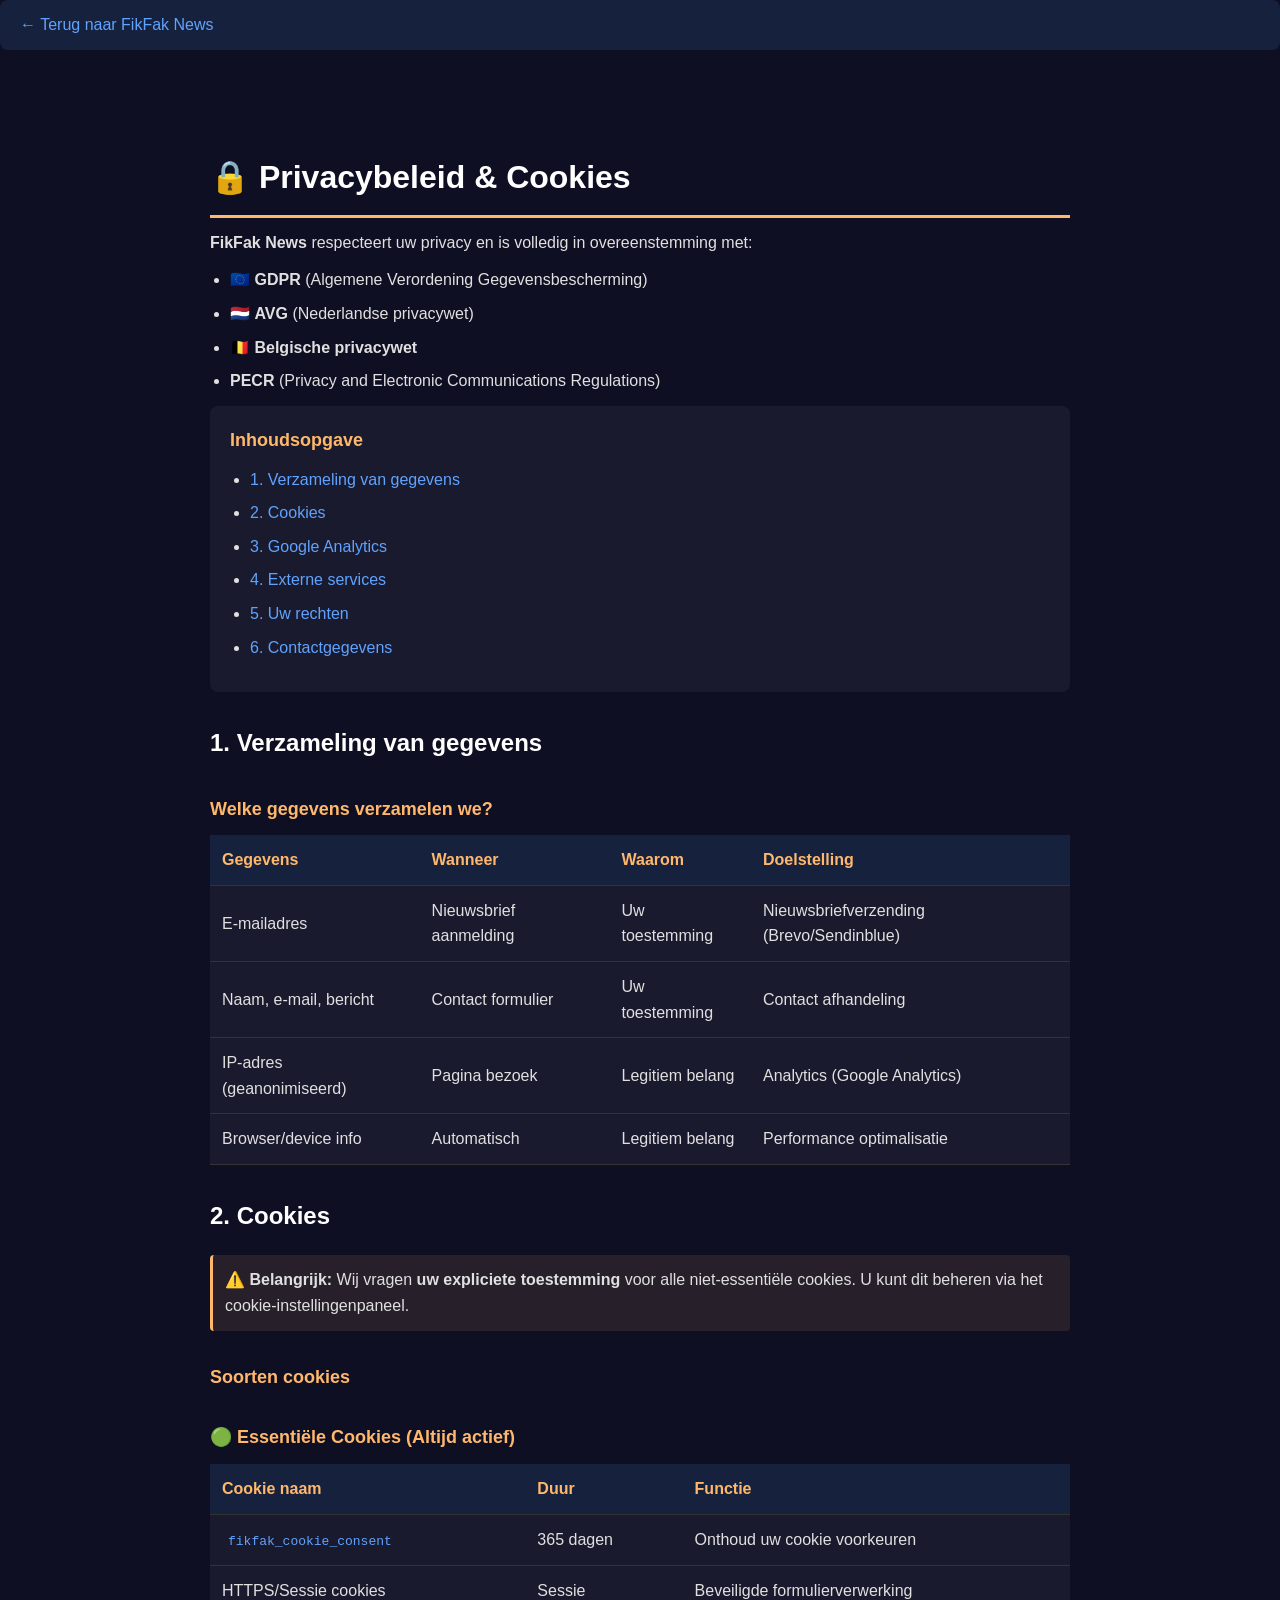
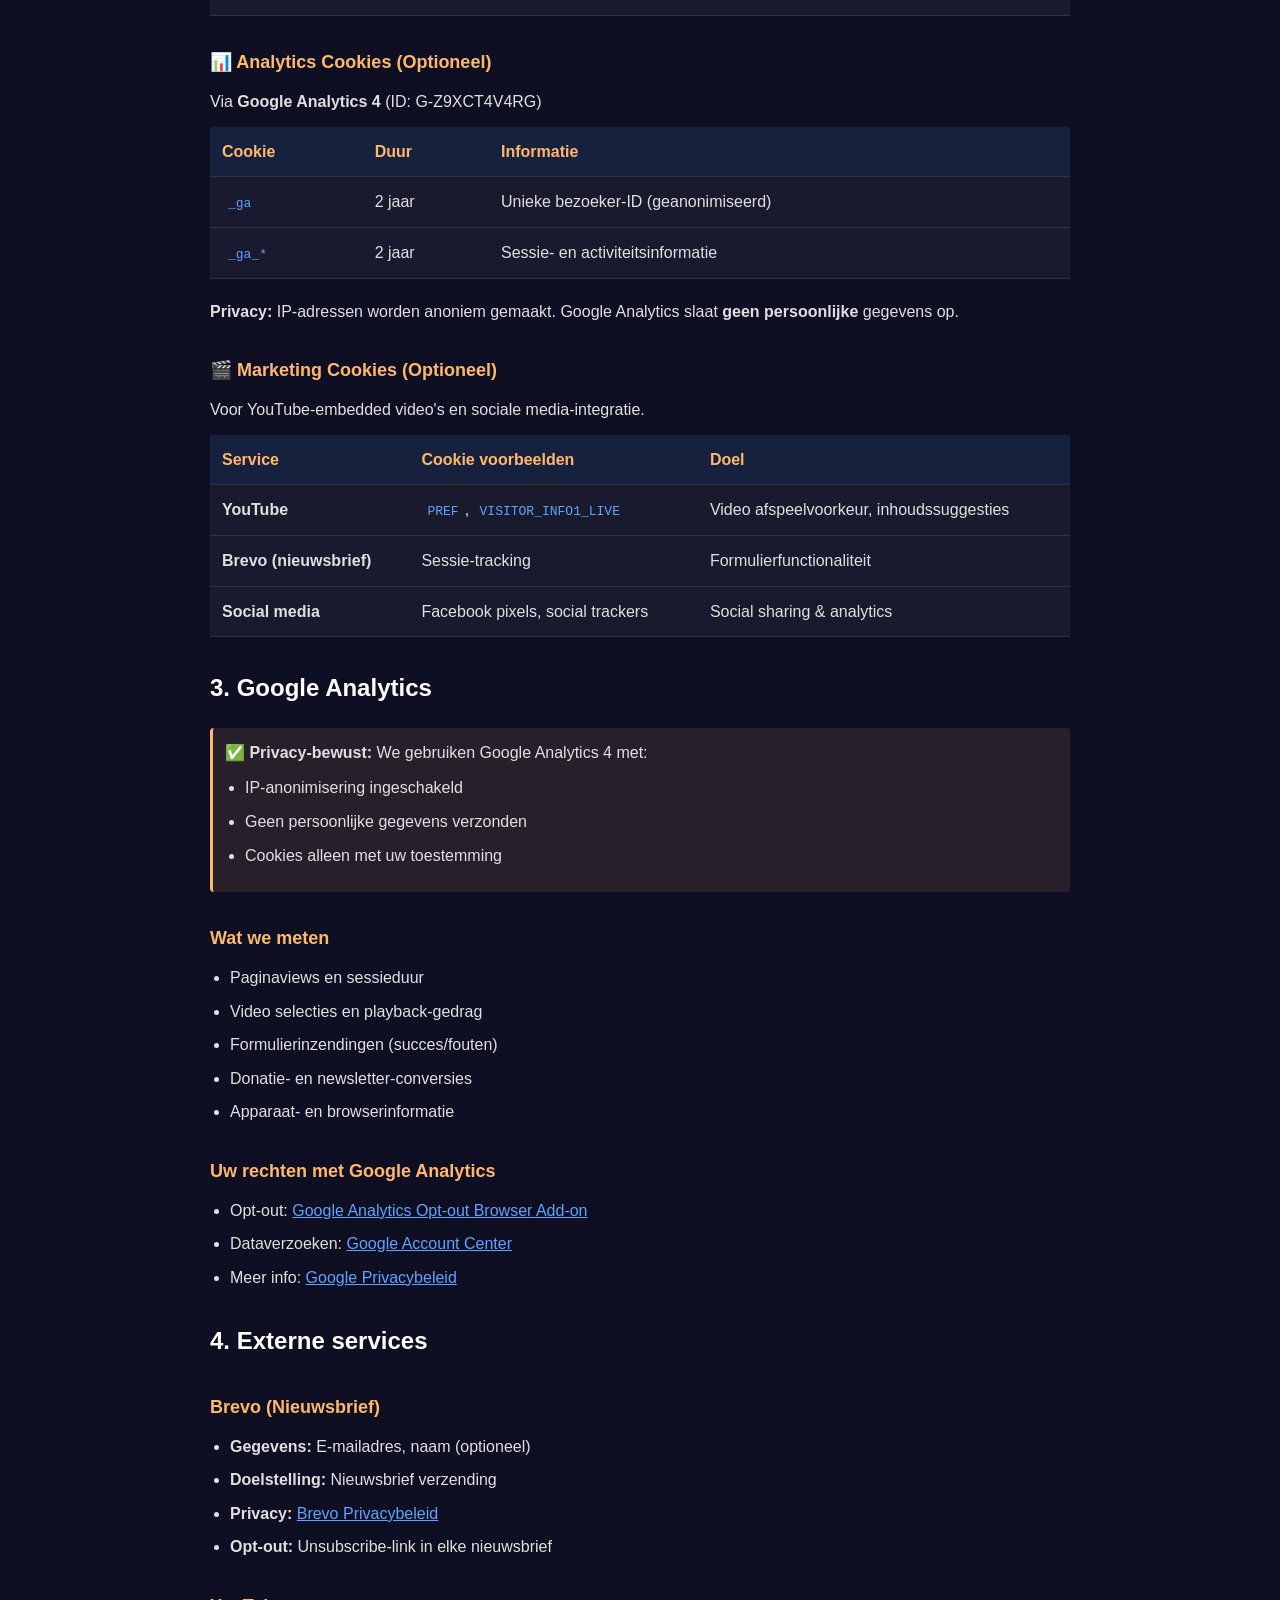
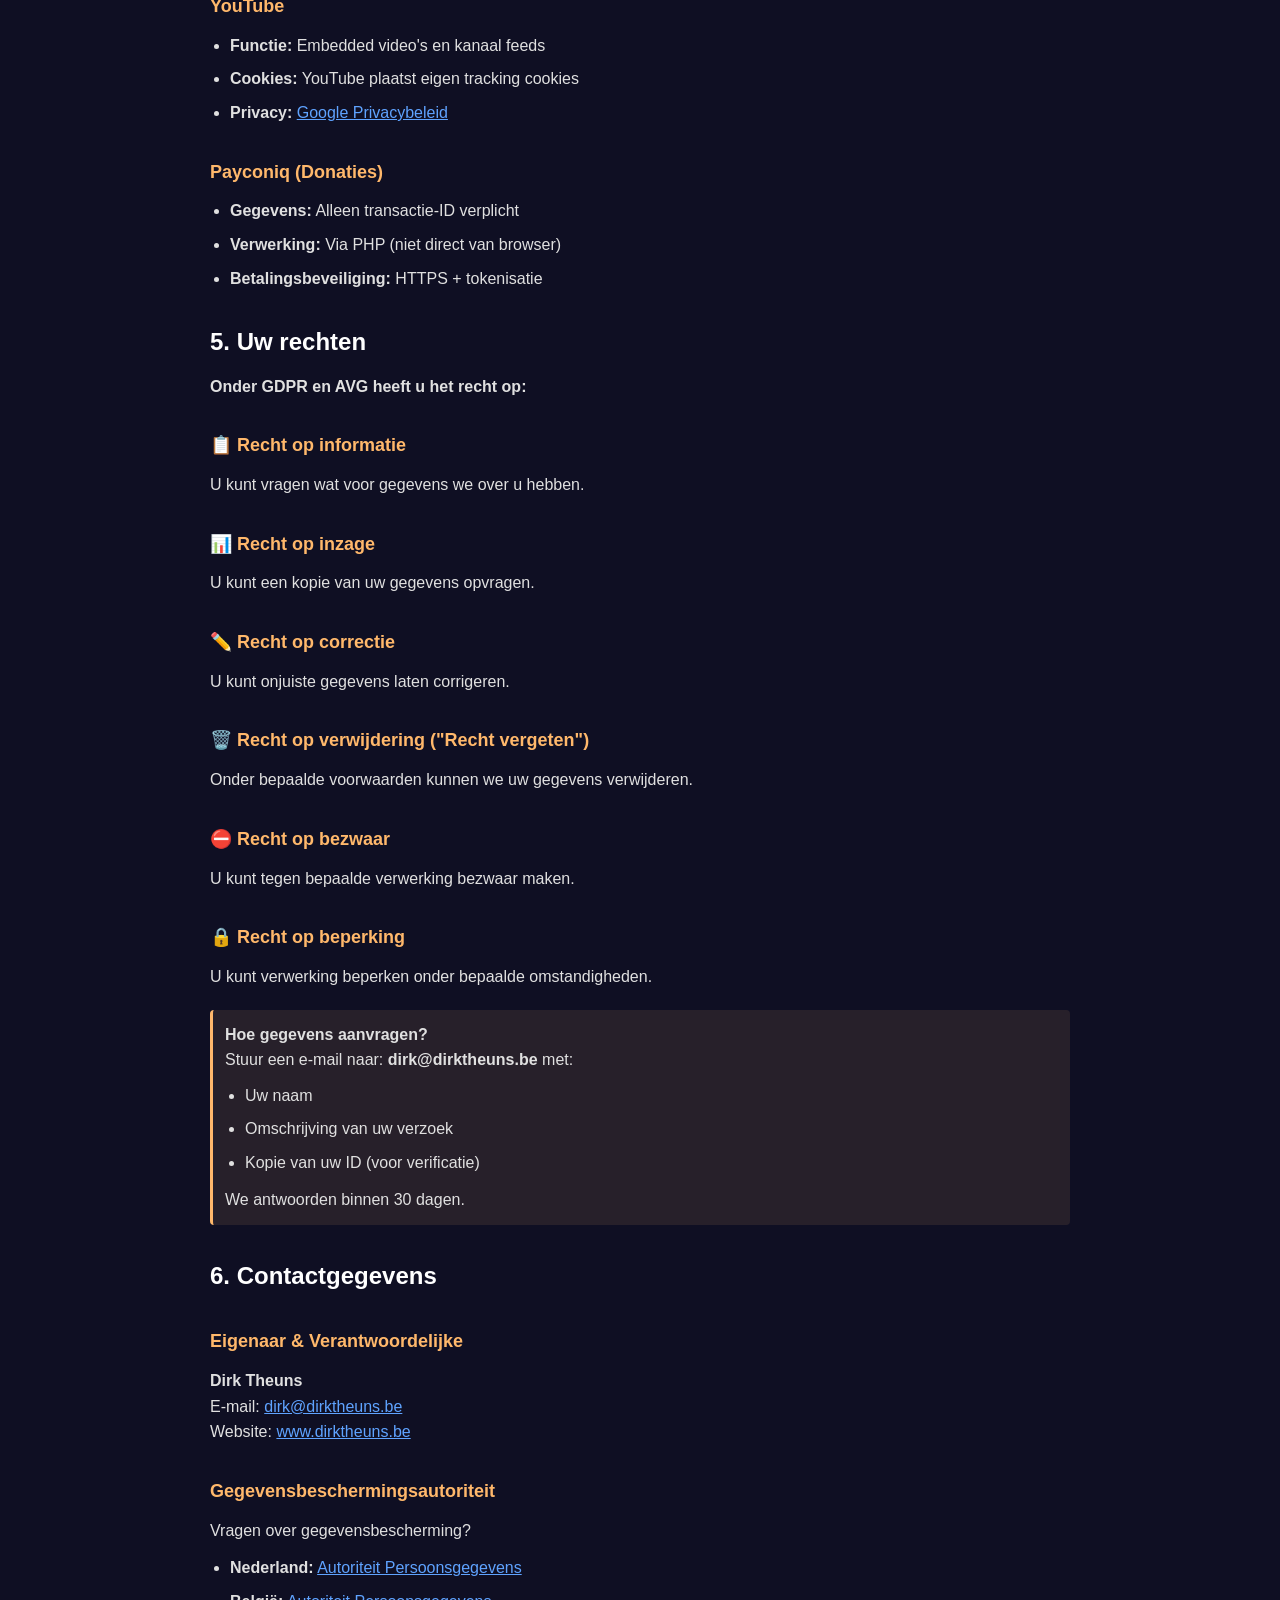
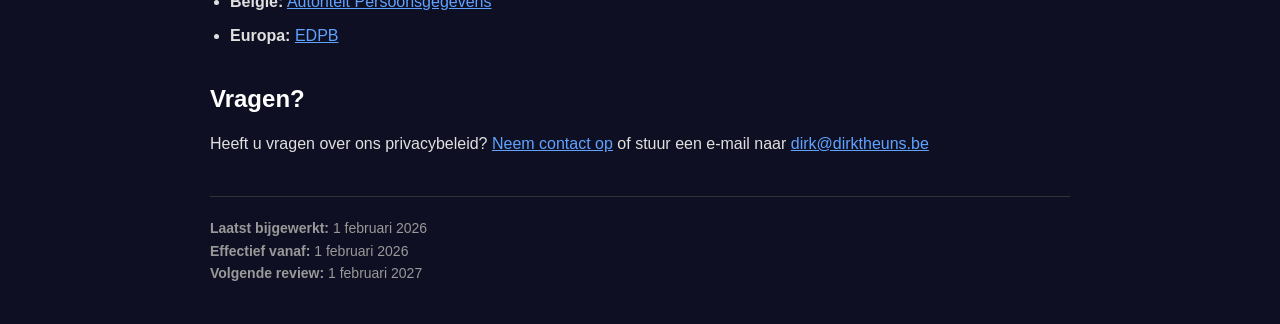
<file: privacy-policy.html>
<!doctype html>
<html lang="nl">
<head>
  <meta charset="utf-8" />
  <meta name="viewport" content="width=device-width,initial-scale=1" />
  <title>Privacybeleid — FikFak News</title>
  <meta name="description" content="Privacybeleid en cookies op FikFak News. Lees hoe we uw gegevens beschermen." />
  <meta name="robots" content="index, follow" />
  <style>
    * { margin: 0; padding: 0; box-sizing: border-box; }
    body {
      font-family: -apple-system, BlinkMacSystemFont, "Segoe UI", Roboto, sans-serif;
      background: #0f0f23;
      color: #e0e0e0;
      line-height: 1.6;
    }
    .container {
      max-width: 900px;
      margin: 0 auto;
      padding: 40px 20px;
    }
    h1, h2, h3 { color: #fff; margin-top: 32px; margin-bottom: 12px; }
    h1 { font-size: 32px; border-bottom: 3px solid #ffb86b; padding-bottom: 12px; }
    h2 { font-size: 24px; margin-top: 32px; }
    h3 { font-size: 18px; color: #ffb86b; }
    p { margin-bottom: 12px; }
    ul, ol { margin-left: 20px; margin-bottom: 12px; }
    li { margin-bottom: 8px; }
    code {
      background: #1a1a2e;
      padding: 2px 6px;
      border-radius: 4px;
      font-size: 13px;
      color: #5fa3ff;
    }
    table {
      width: 100%;
      border-collapse: collapse;
      margin-bottom: 20px;
      background: #1a1a2e;
    }
    th, td {
      padding: 12px;
      text-align: left;
      border-bottom: 1px solid #333;
    }
    th {
      background: #16213e;
      font-weight: 700;
      color: #ffb86b;
    }
    tr:hover { background: #16213e; }
    .highlight {
      background: rgba(255, 184, 107, 0.1);
      border-left: 3px solid #ffb86b;
      padding: 12px;
      margin: 20px 0;
      border-radius: 4px;
    }
    .last-updated {
      color: #999;
      font-size: 14px;
      margin-top: 40px;
      padding-top: 20px;
      border-top: 1px solid #333;
    }
    a { color: #5fa3ff; text-decoration: underline; }
    a:hover { color: #8fc3ff; }
    nav {
      background: #16213e;
      padding: 12px 20px;
      margin-bottom: 30px;
      border-radius: 8px;
    }
    nav a {
      margin-right: 20px;
      text-decoration: none;
    }
    .toc {
      background: #1a1a2e;
      padding: 20px;
      border-radius: 8px;
      margin-bottom: 30px;
    }
    .toc h3 { margin-top: 0; }
    .toc ul { margin-left: 20px; }
    .toc a { text-decoration: none; }
    .toc a:hover { text-decoration: underline; }
  </style>
</head>
<body>
  <nav>
    <a href="/">← Terug naar FikFak News</a>
  </nav>

  <div class="container">
    <h1>🔒 Privacybeleid & Cookies</h1>
    
    <p><strong>FikFak News</strong> respecteert uw privacy en is volledig in overeenstemming met:</p>
    <ul>
      <li>🇪🇺 <strong>GDPR</strong> (Algemene Verordening Gegevensbescherming)</li>
      <li>🇳🇱 <strong>AVG</strong> (Nederlandse privacywet)</li>
      <li>🇧🇪 <strong>Belgische privacywet</strong></li>
      <li><strong>PECR</strong> (Privacy and Electronic Communications Regulations)</li>
    </ul>

    <div class="toc">
      <h3>Inhoudsopgave</h3>
      <ul>
        <li><a href="#1">1. Verzameling van gegevens</a></li>
        <li><a href="#2">2. Cookies</a></li>
        <li><a href="#3">3. Google Analytics</a></li>
        <li><a href="#4">4. Externe services</a></li>
        <li><a href="#5">5. Uw rechten</a></li>
        <li><a href="#6">6. Contactgegevens</a></li>
      </ul>
    </div>

    <h2 id="1">1. Verzameling van gegevens</h2>
    
    <h3>Welke gegevens verzamelen we?</h3>
    <table>
      <thead>
        <tr>
          <th>Gegevens</th>
          <th>Wanneer</th>
          <th>Waarom</th>
          <th>Doelstelling</th>
        </tr>
      </thead>
      <tbody>
        <tr>
          <td>E-mailadres</td>
          <td>Nieuwsbrief aanmelding</td>
          <td>Uw toestemming</td>
          <td>Nieuwsbriefverzending (Brevo/Sendinblue)</td>
        </tr>
        <tr>
          <td>Naam, e-mail, bericht</td>
          <td>Contact formulier</td>
          <td>Uw toestemming</td>
          <td>Contact afhandeling</td>
        </tr>
        <tr>
          <td>IP-adres (geanonimiseerd)</td>
          <td>Pagina bezoek</td>
          <td>Legitiem belang</td>
          <td>Analytics (Google Analytics)</td>
        </tr>
        <tr>
          <td>Browser/device info</td>
          <td>Automatisch</td>
          <td>Legitiem belang</td>
          <td>Performance optimalisatie</td>
        </tr>
      </tbody>
    </table>

    <h2 id="2">2. Cookies</h2>
    
    <div class="highlight">
      <strong>⚠️ Belangrijk:</strong> Wij vragen <strong>uw expliciete toestemming</strong> voor alle niet-essentiële cookies. U kunt dit beheren via het cookie-instellingenpaneel.
    </div>

    <h3>Soorten cookies</h3>

    <h3>🟢 Essentiële Cookies (Altijd actief)</h3>
    <table>
      <thead>
        <tr>
          <th>Cookie naam</th>
          <th>Duur</th>
          <th>Functie</th>
        </tr>
      </thead>
      <tbody>
        <tr>
          <td><code>fikfak_cookie_consent</code></td>
          <td>365 dagen</td>
          <td>Onthoud uw cookie voorkeuren</td>
        </tr>
        <tr>
          <td>HTTPS/Sessie cookies</td>
          <td>Sessie</td>
          <td>Beveiligde formulierverwerking</td>
        </tr>
      </tbody>
    </table>

    <h3>📊 Analytics Cookies (Optioneel)</h3>
    <p>Via <strong>Google Analytics 4</strong> (ID: G-Z9XCT4V4RG)</p>
    <table>
      <thead>
        <tr>
          <th>Cookie</th>
          <th>Duur</th>
          <th>Informatie</th>
        </tr>
      </thead>
      <tbody>
        <tr>
          <td><code>_ga</code></td>
          <td>2 jaar</td>
          <td>Unieke bezoeker-ID (geanonimiseerd)</td>
        </tr>
        <tr>
          <td><code>_ga_*</code></td>
          <td>2 jaar</td>
          <td>Sessie- en activiteitsinformatie</td>
        </tr>
      </tbody>
    </table>

    <p><strong>Privacy:</strong> IP-adressen worden anoniem gemaakt. Google Analytics slaat <strong>geen persoonlijke</strong> gegevens op.</p>

    <h3>🎬 Marketing Cookies (Optioneel)</h3>
    <p>Voor YouTube-embedded video's en sociale media-integratie.</p>
    <table>
      <thead>
        <tr>
          <th>Service</th>
          <th>Cookie voorbeelden</th>
          <th>Doel</th>
        </tr>
      </thead>
      <tbody>
        <tr>
          <td><strong>YouTube</strong></td>
          <td><code>PREF</code>, <code>VISITOR_INFO1_LIVE</code></td>
          <td>Video afspeelvoorkeur, inhoudssuggesties</td>
        </tr>
        <tr>
          <td><strong>Brevo (nieuwsbrief)</strong></td>
          <td>Sessie-tracking</td>
          <td>Formulierfunctionaliteit</td>
        </tr>
        <tr>
          <td><strong>Social media</strong></td>
          <td>Facebook pixels, social trackers</td>
          <td>Social sharing & analytics</td>
        </tr>
      </tbody>
    </table>

    <h2 id="3">3. Google Analytics</h2>
    
    <div class="highlight">
      <strong>✅ Privacy-bewust:</strong> We gebruiken Google Analytics 4 met:
      <ul style="margin-top: 10px;">
        <li>IP-anonimisering ingeschakeld</li>
        <li>Geen persoonlijke gegevens verzonden</li>
        <li>Cookies alleen met uw toestemming</li>
      </ul>
    </div>

    <h3>Wat we meten</h3>
    <ul>
      <li>Paginaviews en sessieduur</li>
      <li>Video selecties en playback-gedrag</li>
      <li>Formulierinzendingen (succes/fouten)</li>
      <li>Donatie- en newsletter-conversies</li>
      <li>Apparaat- en browserinformatie</li>
    </ul>

    <h3>Uw rechten met Google Analytics</h3>
    <ul>
      <li>Opt-out: <a href="https://tools.google.com/dlpage/gaoptout" target="_blank" rel="noopener">Google Analytics Opt-out Browser Add-on</a></li>
      <li>Dataverzoeken: <a href="https://myaccount.google.com/" target="_blank" rel="noopener">Google Account Center</a></li>
      <li>Meer info: <a href="https://policies.google.com/privacy" target="_blank" rel="noopener">Google Privacybeleid</a></li>
    </ul>

    <h2 id="4">4. Externe services</h2>
    
    <h3>Brevo (Nieuwsbrief)</h3>
    <ul>
      <li><strong>Gegevens:</strong> E-mailadres, naam (optioneel)</li>
      <li><strong>Doelstelling:</strong> Nieuwsbrief verzending</li>
      <li><strong>Privacy:</strong> <a href="https://www.brevo.com/legal/privacypolicy/" target="_blank" rel="noopener">Brevo Privacybeleid</a></li>
      <li><strong>Opt-out:</strong> Unsubscribe-link in elke nieuwsbrief</li>
    </ul>

    <h3>YouTube</h3>
    <ul>
      <li><strong>Functie:</strong> Embedded video's en kanaal feeds</li>
      <li><strong>Cookies:</strong> YouTube plaatst eigen tracking cookies</li>
      <li><strong>Privacy:</strong> <a href="https://policies.google.com/privacy" target="_blank" rel="noopener">Google Privacybeleid</a></li>
    </ul>

    <h3>Payconiq (Donaties)</h3>
    <ul>
      <li><strong>Gegevens:</strong> Alleen transactie-ID verplicht</li>
      <li><strong>Verwerking:</strong> Via PHP (niet direct van browser)</li>
      <li><strong>Betalingsbeveiliging:</strong> HTTPS + tokenisatie</li>
    </ul>

    <h2 id="5">5. Uw rechten</h2>
    
    <p><strong>Onder GDPR en AVG heeft u het recht op:</strong></p>
    
    <h3>📋 Recht op informatie</h3>
    <p>U kunt vragen wat voor gegevens we over u hebben.</p>
    
    <h3>📊 Recht op inzage</h3>
    <p>U kunt een kopie van uw gegevens opvragen.</p>
    
    <h3>✏️ Recht op correctie</h3>
    <p>U kunt onjuiste gegevens laten corrigeren.</p>
    
    <h3>🗑️ Recht op verwijdering ("Recht vergeten")</h3>
    <p>Onder bepaalde voorwaarden kunnen we uw gegevens verwijderen.</p>
    
    <h3>⛔ Recht op bezwaar</h3>
    <p>U kunt tegen bepaalde verwerking bezwaar maken.</p>
    
    <h3>🔒 Recht op beperking</h3>
    <p>U kunt verwerking beperken onder bepaalde omstandigheden.</p>

    <div class="highlight">
      <strong>Hoe gegevens aanvragen?</strong><br>
      Stuur een e-mail naar: <strong>dirk@dirktheuns.be</strong> met:
      <ul style="margin-top: 10px;">
        <li>Uw naam</li>
        <li>Omschrijving van uw verzoek</li>
        <li>Kopie van uw ID (voor verificatie)</li>
      </ul>
      We antwoorden binnen 30 dagen.
    </div>

    <h2 id="6">6. Contactgegevens</h2>
    
    <h3>Eigenaar & Verantwoordelijke</h3>
    <p>
      <strong>Dirk Theuns</strong><br>
      E-mail: <a href="mailto:dirk@dirktheuns.be">dirk@dirktheuns.be</a><br>
      Website: <a href="https://www.dirktheuns.be" target="_blank" rel="noopener">www.dirktheuns.be</a>
    </p>

    <h3>Gegevensbeschermingsautoriteit</h3>
    <p>Vragen over gegevensbescherming?</p>
    <ul>
      <li><strong>Nederland:</strong> <a href="https://www.ap.nl" target="_blank" rel="noopener">Autoriteit Persoonsgegevens</a></li>
      <li><strong>België:</strong> <a href="https://www.autoriteit-persoonsgegevens.be" target="_blank" rel="noopener">Autoriteit Persoonsgegevens</a></li>
      <li><strong>Europa:</strong> <a href="https://edpb.ec.europa.eu" target="_blank" rel="noopener">EDPB</a></li>
    </ul>

    <h2>Vragen?</h2>
    <p>Heeft u vragen over ons privacybeleid? <a href="/#contact">Neem contact op</a> of stuur een e-mail naar <a href="mailto:dirk@dirktheuns.be">dirk@dirktheuns.be</a></p>

    <div class="last-updated">
      <strong>Laatst bijgewerkt:</strong> 1 februari 2026<br>
      <strong>Effectief vanaf:</strong> 1 februari 2026<br>
      <strong>Volgende review:</strong> 1 februari 2027
    </div>
  </div>
</body>
</html>
</file>
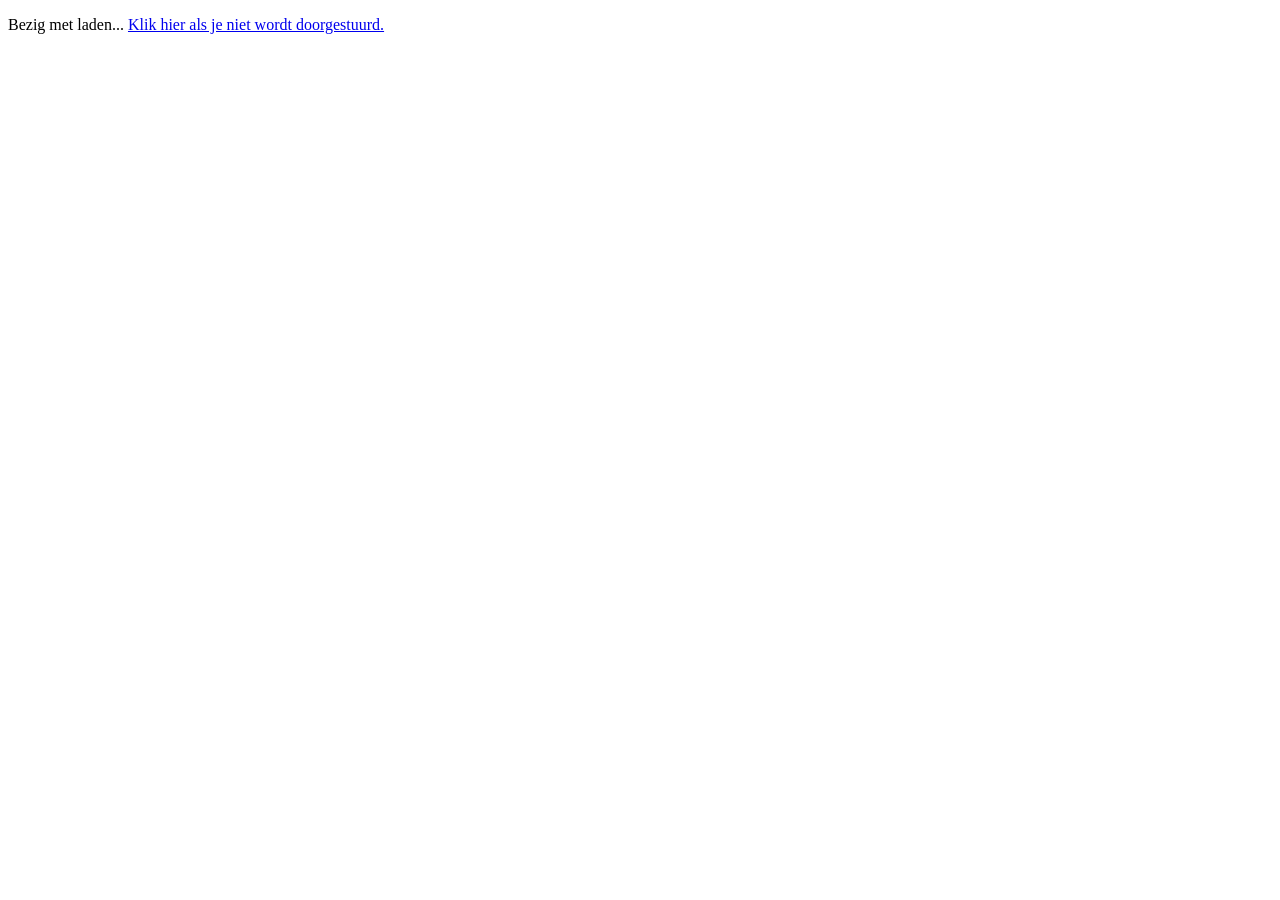
<file: register.html>
<!DOCTYPE html>
<html lang="nl">
<head>
    <meta charset="UTF-8">
    <title>Registreren - Fikfak News</title>
    <meta name="viewport" content="width=device-width,initial-scale=1" />
    <meta http-equiv="refresh" content="0; url=php/register.php" />
</head>
<body>
    <p>Bezig met laden... <a href="php/register.php">Klik hier als je niet wordt doorgestuurd.</a></p>
</body>
</html>
</file>
